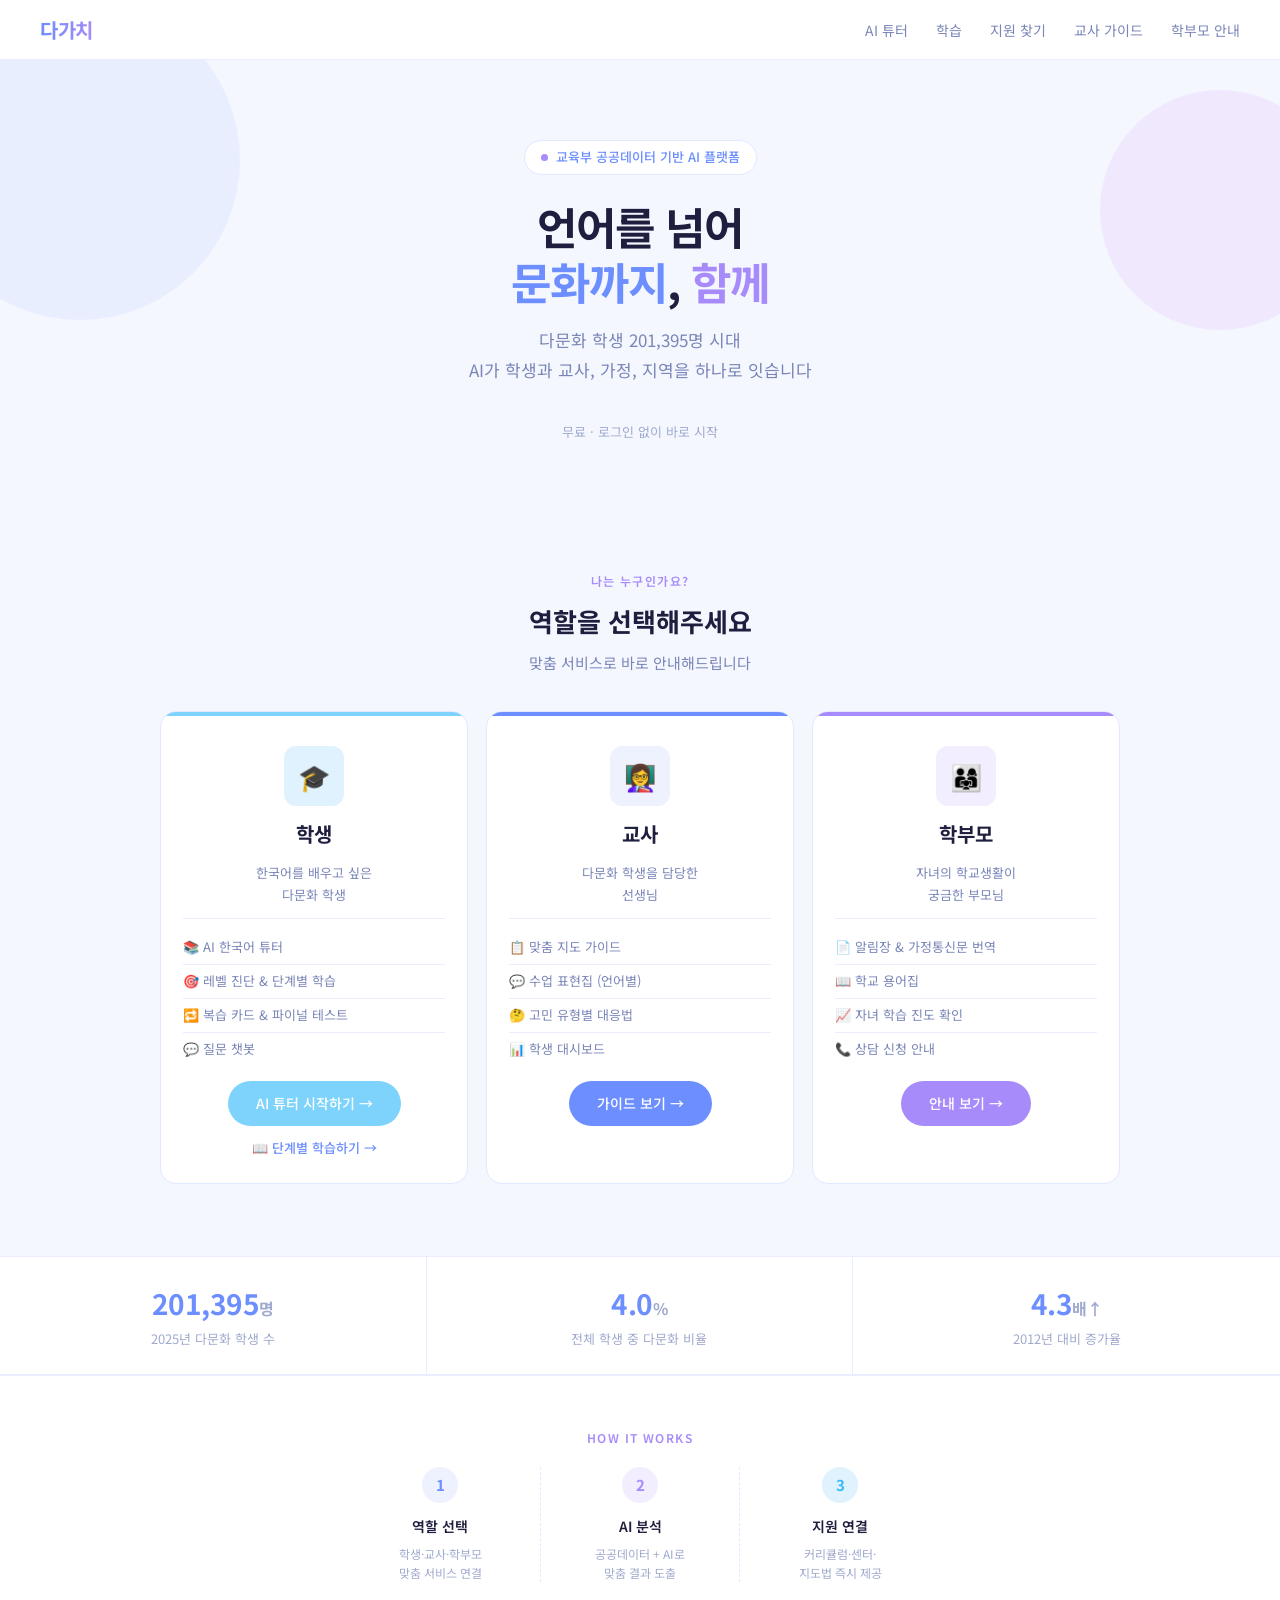
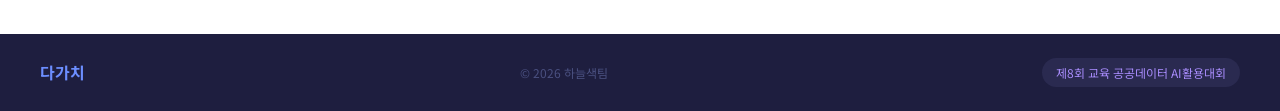
<file: index.html>
<!DOCTYPE html>
<html lang="ko" translate="yes">
<head>
  <meta charset="UTF-8" />
  <meta name="viewport" content="width=device-width, initial-scale=1.0" />
  <title>다가치 — 다문화 교육 AI 플랫폼</title>
  <link rel="preconnect" href="https://fonts.googleapis.com" />
  <link href="https://fonts.googleapis.com/css2?family=Noto+Sans+KR:wght@400;500;700&display=swap" rel="stylesheet" />
  <link rel="stylesheet" href="style.css" />
  <style>
    .role-section { padding: 56px 40px 72px; }
    .role-cards { display: grid; grid-template-columns: repeat(3,1fr); gap: 18px; max-width: 960px; margin: 0 auto; }
    .role-card {
      background: var(--white);
      border-radius: var(--radius-lg);
      padding: 28px 22px 24px;
      border: 1.5px solid var(--border);
      display: flex; flex-direction: column; align-items: center; gap: 12px;
      text-decoration: none; color: inherit;
      transition: transform 0.2s, box-shadow 0.2s;
      position: relative; overflow: hidden;
    }
    .role-card:hover { transform: translateY(-3px); box-shadow: 0 8px 24px rgba(108,142,255,0.12); }
    .role-card.student:hover { border-color: #7DD3FC; }
    .role-card.teacher:hover { border-color: var(--sky); }
    .role-card.parent:hover { border-color: var(--purple); }
    .role-top { position: absolute; top:0; left:0; right:0; height:4px; border-radius: var(--radius-lg) var(--radius-lg) 0 0; }
    .student .role-top { background: #7DD3FC; }
    .teacher .role-top { background: var(--sky); }
    .parent .role-top { background: var(--purple); }
    .role-icon { width:60px; height:60px; border-radius: var(--radius-md); display:flex; align-items:center; justify-content:center; font-size:26px; margin-top:6px; }
    .student .role-icon { background: #E0F2FE; }
    .teacher .role-icon { background: var(--sky-light); }
    .parent .role-icon { background: var(--purple-light); }
    .role-name { font-size:20px; font-weight:700; color: var(--text-dark); }
    .role-desc { font-size:13px; color: var(--text-mid); text-align:center; line-height:1.7; }
    .role-list { list-style:none; padding:0; margin:0; width:100%; border-top:1px solid var(--border-soft); padding-top:12px; }
    .role-list li { font-size:13px; color:var(--text-mid); padding:6px 0; border-bottom:1px solid var(--border-soft); display:flex; align-items:center; gap:8px; }
    .role-list li:last-child { border-bottom:none; }
    .role-btn { margin-top:4px; padding:11px 28px; border-radius:var(--radius-full); font-size:14px; font-weight:500; border:none; cursor:pointer; font-family:inherit; transition:opacity 0.2s; text-decoration:none; display:inline-block; color:#fff; }
    .role-btn:hover { opacity:0.88; }
    .student .role-btn { background: #7DD3FC; }
    .teacher .role-btn { background: var(--sky); }
    .parent .role-btn { background: var(--purple); }

    .map-band { background: var(--text-dark); padding:14px 40px; display:flex; align-items:center; justify-content:center; gap:20px; }
    .map-band-text { font-size:14px; color:rgba(255,255,255,0.8); }
    .map-band-text strong { color:#fff; }
    .map-band-btn { padding:8px 20px; background:var(--sky); color:#fff; border-radius:var(--radius-full); font-size:13px; font-weight:500; text-decoration:none; transition:opacity 0.2s; white-space:nowrap; }
    .map-band-btn:hover { opacity:0.88; }

    @media (max-width:768px) {
      .role-cards { grid-template-columns:1fr; }
      .role-section { padding: 40px 20px; }
      .map-band { flex-direction:column; gap:10px; padding:14px 20px; }
    }
  </style>
</head>
<body>

  <!-- NAV -->
  <nav class="nav">
    <a href="index.html" class="nav-logo">다가치</a>
    <ul class="nav-links">
      <li><a href="tutor.html">AI 튜터</a></li>
      <li><a href="learn.html">학습</a></li>
      <li><a href="map.html">지원 찾기</a></li>
      <li><a href="teacher.html">교사 가이드</a></li>
      <li><a href="parent.html">학부모 안내</a></li>
    </ul>
  </nav>



  <!-- HERO -->
  <section class="hero">
    <div class="hero-blob hero-blob--left"></div>
    <div class="hero-blob hero-blob--right"></div>
    <div class="hero-inner">
      <div class="hero-badge">
        <span class="hero-badge-dot"></span>
        교육부 공공데이터 기반 AI 플랫폼
      </div>
      <h1 class="hero-title">
        언어를 넘어<br>
        <span class="sky">문화까지</span>, <span class="purple">함께</span>
      </h1>
      <p class="hero-sub">
        다문화 학생 201,395명 시대<br>
        AI가 학생과 교사, 가정, 지역을 하나로 잇습니다
      </p>
      <p class="hero-hint">무료 · 로그인 없이 바로 시작</p>
    </div>
  </section>

  <!-- 역할 선택 -->
  <section class="role-section">
    <p class="section-eyebrow">나는 누구인가요?</p>
    <h2 class="section-title">역할을 선택해주세요</h2>
    <p class="section-sub">맞춤 서비스로 바로 안내해드립니다</p>

    <div class="role-cards">

      <div class="role-card student" style="cursor:default;">
        <div class="role-top"></div>
        <div class="role-icon">🎓</div>
        <div class="role-name">학생</div>
        <div class="role-desc">한국어를 배우고 싶은<br>다문화 학생</div>
        <ul class="role-list">
          <li>📚 AI 한국어 튜터</li>
          <li>🎯 레벨 진단 & 단계별 학습</li>
          <li>🔁 복습 카드 & 파이널 테스트</li>
          <li>💬 질문 챗봇</li>
        </ul>
        <a href="tutor.html" class="role-btn" style="text-align:center;">AI 튜터 시작하기 →</a>
        <a href="learn.html" style="font-size:13px;color:var(--sky);font-weight:500;text-decoration:none;">📖 단계별 학습하기 →</a>
      </div>

      <a href="teacher.html" class="role-card teacher">
        <div class="role-top"></div>
        <div class="role-icon">👩‍🏫</div>
        <div class="role-name">교사</div>
        <div class="role-desc">다문화 학생을 담당한<br>선생님</div>
        <ul class="role-list">
          <li>📋 맞춤 지도 가이드</li>
          <li>💬 수업 표현집 (언어별)</li>
          <li>🤔 고민 유형별 대응법</li>
          <li>📊 학생 대시보드</li>
        </ul>
        <span class="role-btn">가이드 보기 →</span>
      </a>

      <a href="parent.html" class="role-card parent">
        <div class="role-top"></div>
        <div class="role-icon">👨‍👩‍👧</div>
        <div class="role-name">학부모</div>
        <div class="role-desc">자녀의 학교생활이<br>궁금한 부모님</div>
        <ul class="role-list">
          <li>📄 알림장 & 가정통신문 번역</li>
          <li>📖 학교 용어집</li>
          <li>📈 자녀 학습 진도 확인</li>
          <li>📞 상담 신청 안내</li>
        </ul>
        <span class="role-btn">안내 보기 →</span>
      </a>

    </div>
  </section>

  <!-- STATS -->
  <div class="stats-bar">
    <div class="stat">
      <div class="stat-num">201,395<span class="stat-unit">명</span></div>
      <div class="stat-label">2025년 다문화 학생 수</div>
    </div>
    <div class="stat">
      <div class="stat-num">4.0<span class="stat-unit">%</span></div>
      <div class="stat-label">전체 학생 중 다문화 비율</div>
    </div>
    <div class="stat">
      <div class="stat-num">4.3<span class="stat-unit">배↑</span></div>
      <div class="stat-label">2012년 대비 증가율</div>
    </div>
  </div>

  <!-- HOW IT WORKS -->
  <section class="how">
    <p class="section-eyebrow" style="text-align:center; margin-bottom:20px;">How it works</p>
    <div class="how-steps">
      <div class="how-step">
        <div class="how-num">1</div>
        <div class="how-label">역할 선택</div>
        <div class="how-desc">학생·교사·학부모<br>맞춤 서비스 연결</div>
      </div>
      <div class="how-step how-step--mid">
        <div class="how-num how-num--purple">2</div>
        <div class="how-label">AI 분석</div>
        <div class="how-desc">공공데이터 + AI로<br>맞춤 결과 도출</div>
      </div>
      <div class="how-step">
        <div class="how-num how-num--sky">3</div>
        <div class="how-label">지원 연결</div>
        <div class="how-desc">커리큘럼·센터·<br>지도법 즉시 제공</div>
      </div>
    </div>
  </section>

  <!-- FOOTER -->
  <footer class="footer">
    <div class="footer-logo">다가치</div>
    <div class="footer-text">© 2026 하늘색팀</div>
    <div class="footer-badge">제8회 교육 공공데이터 AI활용대회</div>
  </footer>


</body>
</html>
</file>
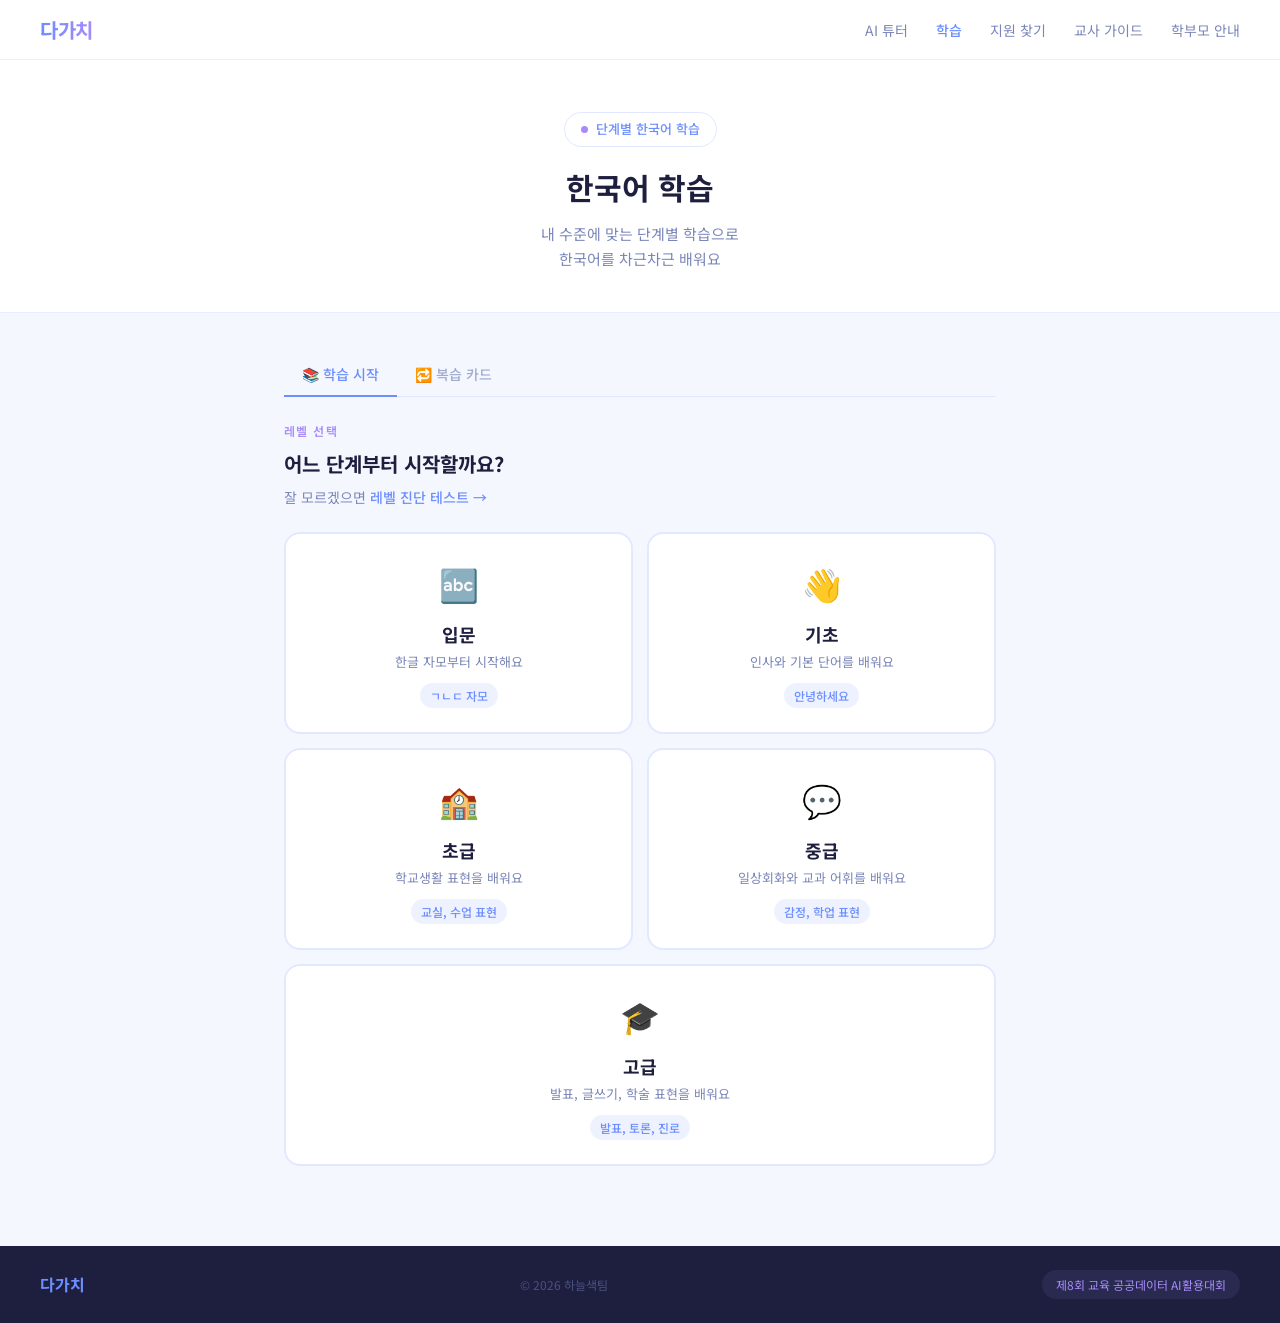
<file: learn.html>
<!DOCTYPE html>
<html lang="ko" translate="yes">
<head>
  <meta charset="UTF-8" />
  <meta name="viewport" content="width=device-width, initial-scale=1.0" />
  <title>한국어 학습 — 다가치</title>
  <link rel="preconnect" href="https://fonts.googleapis.com" />
  <link href="https://fonts.googleapis.com/css2?family=Noto+Sans+KR:wght@400;500;700&display=swap" rel="stylesheet" />
  <link rel="stylesheet" href="style.css" />
  <script src="learn-data.js"></script>
  <style>
    .learn-wrap { max-width: 760px; margin: 0 auto; padding: 40px 24px 80px; }

    /* 화면 전환 */
    .screen { display: none; }
    .screen.active { display: block; }

    /* 레벨 선택 */
    .level-cards { display: grid; grid-template-columns: repeat(2,1fr); gap: 14px; margin-top: 24px; }
    .level-card {
      background: var(--white); border: 2px solid var(--border);
      border-radius: var(--radius-lg); padding: 24px 20px;
      cursor: pointer; transition: all 0.2s; text-align: center;
    }
    .level-card:hover { border-color: var(--sky); transform: translateY(-2px); box-shadow: 0 6px 20px rgba(108,142,255,0.12); }
    .level-card.selected { border-color: var(--sky); background: var(--sky-light); }
    .level-emoji { font-size: 32px; margin-bottom: 10px; }
    .level-name { font-size: 18px; font-weight: 700; color: var(--text-dark); margin-bottom: 4px; }
    .level-desc { font-size: 13px; color: var(--text-mid); }
    .level-badge { display: inline-block; margin-top: 10px; font-size: 12px; padding: 3px 10px; border-radius: var(--radius-full); background: var(--sky-light); color: var(--sky); font-weight: 500; }

    /* 진단 테스트 */
    .diagnosis-progress { height: 6px; background: var(--border); border-radius: var(--radius-full); margin-bottom: 28px; overflow: hidden; }
    .diagnosis-progress-bar { height: 100%; background: var(--sky); border-radius: var(--radius-full); transition: width 0.4s; }
    .diagnosis-q { font-size: 18px; font-weight: 600; color: var(--text-dark); margin-bottom: 24px; line-height: 1.5; }
    .diagnosis-options { display: grid; grid-template-columns: 1fr 1fr; gap: 10px; }
    .diagnosis-option {
      background: var(--white); border: 2px solid var(--border);
      border-radius: var(--radius-md); padding: 14px 16px;
      cursor: pointer; font-size: 15px; font-family: inherit;
      color: var(--text-dark); transition: all 0.15s; text-align: left;
    }
    .diagnosis-option:hover { border-color: var(--sky); background: var(--sky-light); }
    .diagnosis-option.correct { border-color: #34D399; background: #ECFDF5; color: #065F46; }
    .diagnosis-option.wrong { border-color: #FB7185; background: #FFF1F2; color: #BE123C; }

    /* 학습 카드 */
    .unit-header { margin-bottom: 28px; }
    .unit-progress-wrap { display: flex; align-items: center; gap: 12px; margin-bottom: 16px; }
    .unit-progress { flex: 1; height: 8px; background: var(--border); border-radius: var(--radius-full); overflow: hidden; }
    .unit-progress-bar { height: 100%; background: var(--sky); border-radius: var(--radius-full); transition: width 0.3s; }
    .unit-progress-text { font-size: 13px; color: var(--text-muted); white-space: nowrap; }

    .learn-card {
      background: var(--white); border: 1px solid var(--border);
      border-radius: var(--radius-lg); padding: 40px 32px;
      text-align: center; margin-bottom: 20px;
      min-height: 260px; display: flex; flex-direction: column;
      align-items: center; justify-content: center; gap: 16px;
    }
    .card-kr { font-size: 48px; font-weight: 700; color: var(--text-dark); }
    .card-sound { font-size: 18px; color: var(--sky); font-weight: 500; }
    .card-meaning { font-size: 16px; color: var(--text-mid); }
    .card-example { font-size: 14px; color: var(--text-muted); background: var(--bg); padding: 10px 16px; border-radius: var(--radius-md); line-height: 1.7; }
    .card-nav { display: flex; gap: 12px; justify-content: center; }
    .btn-nav {
      padding: 12px 28px; border-radius: var(--radius-full);
      font-size: 15px; font-weight: 500; border: none; cursor: pointer;
      font-family: inherit; transition: all 0.15s;
    }
    .btn-prev { background: var(--white); color: var(--sky); border: 1.5px solid var(--sky-mid); }
    .btn-prev:hover { background: var(--sky-light); }
    .btn-next { background: var(--sky); color: #fff; }
    .btn-next:hover { opacity: 0.88; }

    /* 퀴즈 */
    .quiz-q { font-size: 18px; font-weight: 600; color: var(--text-dark); margin-bottom: 24px; text-align: center; background: var(--bg); padding: 20px; border-radius: var(--radius-md); }
    .quiz-options { display: grid; grid-template-columns: 1fr 1fr; gap: 10px; }
    .quiz-option {
      background: var(--white); border: 2px solid var(--border);
      border-radius: var(--radius-md); padding: 14px 16px;
      cursor: pointer; font-size: 15px; font-family: inherit;
      color: var(--text-dark); transition: all 0.15s;
    }
    .quiz-option:hover:not(:disabled) { border-color: var(--sky); background: var(--sky-light); }
    .quiz-option.correct { border-color: #34D399; background: #ECFDF5; color: #065F46; font-weight: 600; }
    .quiz-option.wrong { border-color: #FB7185; background: #FFF1F2; color: #BE123C; }
    .quiz-option:disabled { cursor: not-allowed; }
    .quiz-result-msg { text-align: center; font-size: 15px; font-weight: 500; padding: 14px; border-radius: var(--radius-md); margin-top: 14px; display: none; }

    /* 복습 카드 */
    .review-list { display: flex; flex-direction: column; gap: 10px; }
    .review-item {
      background: var(--white); border: 1px solid var(--border);
      border-radius: var(--radius-md); padding: 16px 20px;
      display: flex; align-items: center; gap: 16px;
    }
    .review-kr { font-size: 20px; font-weight: 700; color: var(--text-dark); min-width: 80px; }
    .review-info { flex: 1; }
    .review-meaning { font-size: 14px; color: var(--sky); font-weight: 500; }
    .review-example { font-size: 13px; color: var(--text-muted); margin-top: 2px; }

    /* 결과 */
    .result-wrap { text-align: center; padding: 40px 0; }
    .result-emoji { font-size: 64px; margin-bottom: 16px; }
    .result-title { font-size: 24px; font-weight: 700; color: var(--text-dark); margin-bottom: 8px; }
    .result-desc { font-size: 15px; color: var(--text-mid); margin-bottom: 28px; }
    .result-score { font-size: 48px; font-weight: 700; color: var(--sky); margin: 20px 0; }

    /* 공통 버튼 */
    .btn-primary-full { width: 100%; padding: 16px; background: var(--sky); color: #fff; border: none; border-radius: var(--radius-full); font-size: 16px; font-weight: 500; cursor: pointer; font-family: inherit; transition: opacity 0.2s; margin-top: 8px; }
    .btn-primary-full:hover { opacity: 0.88; }
    .btn-secondary-full { width: 100%; padding: 14px; background: var(--white); color: var(--sky); border: 1.5px solid var(--sky-mid); border-radius: var(--radius-full); font-size: 15px; font-weight: 500; cursor: pointer; font-family: inherit; transition: all 0.2s; margin-top: 8px; }
    .btn-secondary-full:hover { background: var(--sky-light); }

    /* 탭 */
    .learn-tabs { display: flex; gap: 0; border-bottom: 1px solid var(--border); margin-bottom: 24px; }
    .learn-tab { padding: 11px 18px; font-size: 14px; font-weight: 500; color: var(--text-muted); cursor: pointer; border-bottom: 2px solid transparent; margin-bottom: -1px; transition: all 0.15s; background: none; border-top: none; border-left: none; border-right: none; font-family: inherit; }
    .learn-tab.active { color: var(--sky); border-bottom-color: var(--sky); }

    /* 홈 대시보드 */
    .home-progress-card { background: var(--white); border: 1px solid var(--border); border-radius: var(--radius-lg); padding: 24px; margin-bottom: 20px; }
    .home-level-badge { display: inline-block; padding: 4px 14px; border-radius: var(--radius-full); background: var(--sky-light); color: var(--sky); font-size: 13px; font-weight: 600; margin-bottom: 12px; }
    .home-progress-bar-wrap { height: 10px; background: var(--border); border-radius: var(--radius-full); overflow: hidden; margin: 10px 0; }
    .home-progress-bar { height: 100%; background: var(--sky); border-radius: var(--radius-full); transition: width 0.5s; }

    @media (max-width: 600px) {
      .level-cards { grid-template-columns: 1fr; }
      .diagnosis-options { grid-template-columns: 1fr; }
      .quiz-options { grid-template-columns: 1fr; }
      .card-kr { font-size: 36px; }
    }
  </style>
</head>
<body>

  <nav class="nav">
    <a href="index.html" class="nav-logo">다가치</a>
    <ul class="nav-links">
      <li><a href="tutor.html">AI 튜터</a></li>
      <li><a href="learn.html" style="color:var(--sky);font-weight:500;">학습</a></li>
      <li><a href="map.html">지원 찾기</a></li>
      <li><a href="teacher.html">교사 가이드</a></li>
      <li><a href="parent.html">학부모 안내</a></li>
    </ul>
  </nav>

  <div class="page-hero">
    <div class="hero-badge" style="margin:0 auto 16px;">
      <span class="hero-badge-dot"></span>단계별 한국어 학습
    </div>
    <h1>한국어 학습</h1>
    <p>내 수준에 맞는 단계별 학습으로<br>한국어를 차근차근 배워요</p>
  </div>

  <div class="learn-wrap">

    <!-- 화면 1: 홈 / 레벨 선택 -->
    <div class="screen active" id="screen-home">
      <div class="learn-tabs">
        <button class="learn-tab active" data-screen="level-select">📚 학습 시작</button>
        <button class="learn-tab" data-screen="review">🔁 복습 카드</button>
      </div>

      <!-- 저장된 진도 있으면 표시 -->
      <div id="home-progress-section" style="display:none;">
        <div class="home-progress-card">
          <div class="home-level-badge" id="home-level-badge">초급</div>
          <div style="font-size:16px;font-weight:600;color:var(--text-dark);margin-bottom:4px;" id="home-unit-title">Day 1 — 교실 단어</div>
          <div style="font-size:13px;color:var(--text-mid);" id="home-progress-text">진도 0/5</div>
          <div class="home-progress-bar-wrap">
            <div class="home-progress-bar" id="home-progress-bar" style="width:0%"></div>
          </div>
          <button class="btn-primary-full" onclick="continueLearn()">이어서 학습하기 →</button>
          <button class="btn-secondary-full" onclick="showLevelSelect()">레벨 다시 선택</button>
        </div>
      </div>

      <!-- 레벨 선택 -->
      <div id="level-select-section">
        <p class="section-eyebrow" style="text-align:left;margin-bottom:8px;">레벨 선택</p>
        <h2 style="font-size:20px;font-weight:700;color:var(--text-dark);margin-bottom:6px;">어느 단계부터 시작할까요?</h2>
        <p style="font-size:14px;color:var(--text-mid);margin-bottom:4px;">잘 모르겠으면 <span style="color:var(--sky);cursor:pointer;font-weight:500;" onclick="startDiagnosis()">레벨 진단 테스트 →</span></p>

        <div class="level-cards">
          <div class="level-card" onclick="selectLevel('입문')">
            <div class="level-emoji">🔤</div>
            <div class="level-name">입문</div>
            <div class="level-desc">한글 자모부터 시작해요</div>
            <div class="level-badge">ㄱㄴㄷ 자모</div>
          </div>
          <div class="level-card" onclick="selectLevel('기초')">
            <div class="level-emoji">👋</div>
            <div class="level-name">기초</div>
            <div class="level-desc">인사와 기본 단어를 배워요</div>
            <div class="level-badge">안녕하세요</div>
          </div>
          <div class="level-card" onclick="selectLevel('초급')">
            <div class="level-emoji">🏫</div>
            <div class="level-name">초급</div>
            <div class="level-desc">학교생활 표현을 배워요</div>
            <div class="level-badge">교실, 수업 표현</div>
          </div>
          <div class="level-card" onclick="selectLevel('중급')">
            <div class="level-emoji">💬</div>
            <div class="level-name">중급</div>
            <div class="level-desc">일상회화와 교과 어휘를 배워요</div>
            <div class="level-badge">감정, 학업 표현</div>
          </div>
          <div class="level-card" onclick="selectLevel('고급')" style="grid-column:1/-1;">
            <div class="level-emoji">🎓</div>
            <div class="level-name">고급</div>
            <div class="level-desc">발표, 글쓰기, 학술 표현을 배워요</div>
            <div class="level-badge">발표, 토론, 진로</div>
          </div>
        </div>
      </div>

      <!-- 복습 카드 -->
      <div id="review-section" style="display:none;">
        <div id="review-list-wrap"></div>
      </div>
    </div>

    <!-- 화면 2: 레벨 진단 -->
    <div class="screen" id="screen-diagnosis">
      <h2 style="font-size:22px;font-weight:700;color:var(--text-dark);margin-bottom:6px;">레벨 진단 테스트</h2>
      <p style="font-size:14px;color:var(--text-mid);margin-bottom:20px;">10문제로 나의 한국어 수준을 알아봐요</p>
      <div class="diagnosis-progress">
        <div class="diagnosis-progress-bar" id="diagnosis-bar" style="width:0%"></div>
      </div>
      <div id="diagnosis-q-num" style="font-size:13px;color:var(--text-muted);margin-bottom:12px;">1 / 10</div>
      <div class="diagnosis-q" id="diagnosis-q"></div>
      <div class="diagnosis-options" id="diagnosis-options"></div>
      <div id="diagnosis-next-wrap" style="display:none;margin-top:16px;">
        <button class="btn-primary-full" onclick="nextDiagnosis()">다음 →</button>
      </div>
    </div>

    <!-- 화면 3: 학습 (단어 카드) -->
    <div class="screen" id="screen-learn">
      <div class="unit-header">
        <div style="display:flex;align-items:center;justify-content:space-between;margin-bottom:12px;">
          <div>
            <span id="learn-level-badge" style="font-size:12px;font-weight:600;color:var(--sky);background:var(--sky-light);padding:3px 12px;border-radius:var(--radius-full);">초급</span>
            <span id="learn-day-badge" style="font-size:12px;color:var(--text-muted);margin-left:8px;">Day 1</span>
          </div>
          <span id="learn-unit-title" style="font-size:14px;font-weight:500;color:var(--text-dark);"></span>
        </div>
        <div class="unit-progress-wrap">
          <div class="unit-progress">
            <div class="unit-progress-bar" id="learn-progress-bar" style="width:0%"></div>
          </div>
          <div class="unit-progress-text" id="learn-progress-text">0/5</div>
        </div>
      </div>

      <div class="learn-card" id="learn-card">
        <div class="card-kr" id="card-kr"></div>
        <div class="card-sound" id="card-sound"></div>
        <div class="card-meaning" id="card-meaning"></div>
        <div class="card-example" id="card-example"></div>
      </div>

      <div id="learn-quiz-section" style="display:none;">
        <div class="quiz-q" id="quiz-q"></div>
        <div class="quiz-options" id="quiz-options"></div>
        <div class="quiz-result-msg" id="quiz-result-msg"></div>
        <div id="quiz-next-wrap" style="display:none;margin-top:14px;">
          <button class="btn-primary-full" onclick="nextQuiz()">다음 →</button>
        </div>
      </div>

      <div class="card-nav" id="card-nav">
        <button class="btn-nav btn-prev" onclick="prevCard()">← 이전</button>
        <button class="btn-nav btn-next" onclick="nextCard()">다음 →</button>
      </div>
    </div>

    <!-- 화면 4: 복습 & 테스트 결과 -->
    <div class="screen" id="screen-result">
      <div class="result-wrap">
        <div class="result-emoji" id="result-emoji">🎉</div>
        <div class="result-title" id="result-title">오늘 학습 완료!</div>
        <div class="result-score" id="result-score"></div>
        <div class="result-desc" id="result-desc"></div>
        <button class="btn-primary-full" onclick="goHome()" style="max-width:320px;margin:0 auto;">홈으로 →</button>
        <button class="btn-secondary-full" onclick="nextDay()" style="max-width:320px;margin:8px auto 0;" id="btn-next-day">다음 날 학습하기 →</button>
      </div>
    </div>

  </div>

  <footer class="footer">
    <div class="footer-logo">다가치</div>
    <div class="footer-text">© 2026 하늘색팀</div>
    <div class="footer-badge">제8회 교육 공공데이터 AI활용대회</div>
  </footer>

  <script>
    // ── 상태 ──
    let currentLevel = '';
    let currentDay = 1;
    let currentItemIdx = 0;
    let isQuizMode = false;
    let quizAnswered = false;
    let quizScore = 0;
    let diagnosisIdx = 0;
    let diagnosisScores = { 입문: 0, 기초: 0, 초급: 0, 중급: 0, 고급: 0 };

    // ── localStorage ──
    function saveProgress() {
      localStorage.setItem('dagachi_level', currentLevel);
      localStorage.setItem('dagachi_day', currentDay);
      localStorage.setItem('dagachi_idx', currentItemIdx);
    }
    function loadProgress() {
      return {
        level: localStorage.getItem('dagachi_level'),
        day: parseInt(localStorage.getItem('dagachi_day')) || 1,
        idx: parseInt(localStorage.getItem('dagachi_idx')) || 0
      };
    }
    function saveReview(item) {
      let reviews = JSON.parse(localStorage.getItem('dagachi_reviews') || '[]');
      if (!reviews.find(r => r.kr === item.kr)) {
        reviews.unshift({ ...item, savedAt: Date.now() });
        if (reviews.length > 50) reviews = reviews.slice(0, 50);
        localStorage.setItem('dagachi_reviews', JSON.stringify(reviews));
      }
    }

    // ── 화면 전환 ──
    function showScreen(id) {
      document.querySelectorAll('.screen').forEach(s => s.classList.remove('active'));
      document.getElementById(id).classList.add('active');
    }

    // ── 홈 초기화 ──
    function initHome() {
      showScreen('screen-home');
      const prog = loadProgress();
      if (prog.level && CURRICULUM[prog.level]) {
        document.getElementById('home-progress-section').style.display = 'block';
        document.getElementById('level-select-section').style.display = 'none';
        document.getElementById('home-level-badge').textContent = prog.level;
        const unit = CURRICULUM[prog.level].units[prog.day - 1];
        document.getElementById('home-unit-title').textContent = `Day ${prog.day} — ${unit?.title || ''}`;
        const total = CURRICULUM[prog.level].units[prog.day - 1]?.items?.length || 5;
        document.getElementById('home-progress-text').textContent = `진도 ${prog.idx}/${total}`;
        document.getElementById('home-progress-bar').style.width = `${(prog.idx / total) * 100}%`;
      }

      // 탭
      document.querySelectorAll('.learn-tab').forEach(tab => {
        tab.addEventListener('click', () => {
          document.querySelectorAll('.learn-tab').forEach(t => t.classList.remove('active'));
          tab.classList.add('active');
          if (tab.dataset.screen === 'review') {
            document.getElementById('level-select-section').style.display = 'none';
            document.getElementById('home-progress-section').style.display = 'none';
            document.getElementById('review-section').style.display = 'block';
            renderReview();
          } else {
            document.getElementById('review-section').style.display = 'none';
            const prog = loadProgress();
            if (prog.level) {
              document.getElementById('home-progress-section').style.display = 'block';
              document.getElementById('level-select-section').style.display = 'none';
            } else {
              document.getElementById('level-select-section').style.display = 'block';
            }
          }
        });
      });
    }

    function showLevelSelect() {
      document.getElementById('home-progress-section').style.display = 'none';
      document.getElementById('level-select-section').style.display = 'block';
    }

    function continueLearn() {
      const prog = loadProgress();
      currentLevel = prog.level;
      currentDay = prog.day;
      currentItemIdx = prog.idx;
      startLearn();
    }

    // ── 레벨 선택 ──
    function selectLevel(level) {
      currentLevel = level;
      currentDay = 1;
      currentItemIdx = 0;
      saveProgress();
      startLearn();
    }

    // ── 진단 테스트 ──
    function startDiagnosis() {
      diagnosisIdx = 0;
      diagnosisScores = { 입문: 0, 기초: 0, 초급: 0, 중급: 0, 고급: 0 };
      showScreen('screen-diagnosis');
      renderDiagnosis();
    }

    function renderDiagnosis() {
      const q = DIAGNOSIS[diagnosisIdx];
      document.getElementById('diagnosis-bar').style.width = `${(diagnosisIdx / DIAGNOSIS.length) * 100}%`;
      document.getElementById('diagnosis-q-num').textContent = `${diagnosisIdx + 1} / ${DIAGNOSIS.length}`;
      document.getElementById('diagnosis-q').textContent = q.q;
      document.getElementById('diagnosis-next-wrap').style.display = 'none';
      const opts = document.getElementById('diagnosis-options');
      opts.innerHTML = q.options.map((o, i) => `
        <button class="diagnosis-option" onclick="answerDiagnosis(${i})">${o}</button>
      `).join('');
    }

    function answerDiagnosis(idx) {
      const q = DIAGNOSIS[diagnosisIdx];
      const btns = document.querySelectorAll('.diagnosis-option');
      btns.forEach(b => b.disabled = true);
      btns[q.answer].classList.add('correct');
      if (idx !== q.answer) btns[idx].classList.add('wrong');
      else diagnosisScores[q.level]++;
      document.getElementById('diagnosis-next-wrap').style.display = 'block';
    }

    function nextDiagnosis() {
      diagnosisIdx++;
      if (diagnosisIdx >= DIAGNOSIS.length) {
        finishDiagnosis();
      } else {
        renderDiagnosis();
      }
    }

    function finishDiagnosis() {
      // 맞힌 문제 수로 레벨 결정
      const total = Object.values(diagnosisScores).reduce((a, b) => a + b, 0);
      let recommended = '입문';
      if (total >= 8) recommended = '고급';
      else if (total >= 6) recommended = '중급';
      else if (total >= 4) recommended = '초급';
      else if (total >= 2) recommended = '기초';

      currentLevel = recommended;
      currentDay = 1;
      currentItemIdx = 0;
      saveProgress();

      showScreen('screen-result');
      document.getElementById('result-emoji').textContent = '🎯';
      document.getElementById('result-title').textContent = '진단 완료!';
      document.getElementById('result-score').textContent = `${total}/10`;
      document.getElementById('result-desc').textContent = `추천 레벨: ${recommended} — 지금 바로 시작해요!`;
      document.getElementById('btn-next-day').style.display = 'none';
      document.querySelector('#screen-result .btn-primary-full').textContent = `${recommended} 학습 시작 →`;
      document.querySelector('#screen-result .btn-primary-full').onclick = () => startLearn();
    }

    // ── 학습 ──
    function startLearn() {
      isQuizMode = false;
      quizAnswered = false;
      showScreen('screen-learn');
      renderLearnCard();
    }

    function renderLearnCard() {
      const unit = CURRICULUM[currentLevel]?.units[currentDay - 1];
      if (!unit) return;

      document.getElementById('learn-level-badge').textContent = currentLevel;
      document.getElementById('learn-day-badge').textContent = `Day ${currentDay}`;
      document.getElementById('learn-unit-title').textContent = unit.title;

      if (unit.type === 'review' || currentItemIdx >= unit.items.length) {
        startDayQuiz();
        return;
      }

      const total = unit.items.length;
      document.getElementById('learn-progress-bar').style.width = `${(currentItemIdx / total) * 100}%`;
      document.getElementById('learn-progress-text').textContent = `${currentItemIdx + 1}/${total}`;

      const item = unit.items[currentItemIdx];
      document.getElementById('card-kr').textContent = item.kr;
      document.getElementById('card-sound').textContent = `[${item.sound}]`;
      document.getElementById('card-meaning').textContent = item.meaning;
      document.getElementById('card-example').textContent = `예) ${item.example}`;

      document.getElementById('learn-card').style.display = 'flex';
      document.getElementById('learn-quiz-section').style.display = 'none';
      document.getElementById('card-nav').style.display = 'flex';

      saveReview(item);
      saveProgress();
    }

    function nextCard() {
      const unit = CURRICULUM[currentLevel]?.units[currentDay - 1];
      if (currentItemIdx < unit.items.length - 1) {
        currentItemIdx++;
        renderLearnCard();
      } else {
        startDayQuiz();
      }
    }

    function prevCard() {
      if (currentItemIdx > 0) {
        currentItemIdx--;
        renderLearnCard();
      }
    }

    // ── 퀴즈 ──
    function startDayQuiz() {
      const unit = CURRICULUM[currentLevel]?.units[currentDay - 1];
      if (!unit || unit.type === 'review') {
        finishDay(5, 5);
        return;
      }
      isQuizMode = true;
      quizScore = 0;
      currentItemIdx = 0;
      document.getElementById('learn-card').style.display = 'none';
      document.getElementById('learn-quiz-section').style.display = 'block';
      document.getElementById('card-nav').style.display = 'none';
      renderQuiz();
    }

    function renderQuiz() {
      const unit = CURRICULUM[currentLevel]?.units[currentDay - 1];
      const items = unit.items;
      if (currentItemIdx >= items.length) {
        finishDay(quizScore, items.length);
        return;
      }

      quizAnswered = false;
      const item = items[currentItemIdx];
      const total = items.length;
      document.getElementById('learn-progress-bar').style.width = `${(currentItemIdx / total) * 100}%`;
      document.getElementById('learn-progress-text').textContent = `${currentItemIdx + 1}/${total}`;

      document.getElementById('quiz-q').textContent = `"${item.kr}"의 뜻은?`;
      document.getElementById('quiz-result-msg').style.display = 'none';
      document.getElementById('quiz-next-wrap').style.display = 'none';

      // 오답 선택지 생성
      const allItems = unit.items;
      const wrong = allItems.filter(i => i.kr !== item.kr).sort(() => Math.random() - 0.5).slice(0, 3);
      const opts = [...wrong.map(w => w.meaning), item.meaning].sort(() => Math.random() - 0.5);

      document.getElementById('quiz-options').innerHTML = opts.map(opt => `
        <button class="quiz-option" onclick="answerQuiz('${opt.replace(/'/g, "\\'")}', '${item.meaning.replace(/'/g, "\\'")}', this)">${opt}</button>
      `).join('');
    }

    function answerQuiz(selected, correct, btn) {
      if (quizAnswered) return;
      quizAnswered = true;
      document.querySelectorAll('.quiz-option').forEach(b => b.disabled = true);
      const msg = document.getElementById('quiz-result-msg');
      if (selected === correct) {
        btn.classList.add('correct');
        quizScore++;
        msg.style.display = 'block';
        msg.style.background = '#ECFDF5';
        msg.style.color = '#065F46';
        msg.textContent = '✓ 정답이에요!';
      } else {
        btn.classList.add('wrong');
        document.querySelectorAll('.quiz-option').forEach(b => {
          if (b.textContent === correct) b.classList.add('correct');
        });
        msg.style.display = 'block';
        msg.style.background = '#FFF1F2';
        msg.style.color = '#BE123C';
        msg.textContent = `✗ 정답: ${correct}`;
      }
      document.getElementById('quiz-next-wrap').style.display = 'block';
    }

    function nextQuiz() {
      currentItemIdx++;
      renderQuiz();
    }

    // ── 날 완료 ──
    function finishDay(score, total) {
      showScreen('screen-result');
      const pct = total > 0 ? Math.round((score / total) * 100) : 100;
      document.getElementById('result-emoji').textContent = pct >= 80 ? '🎉' : pct >= 60 ? '👍' : '💪';
      document.getElementById('result-title').textContent = `Day ${currentDay} 완료!`;
      document.getElementById('result-score').textContent = `${score}/${total}`;
      document.getElementById('result-desc').textContent = pct >= 80 ? '훌륭해요! 다음 날로 넘어가요.' : '조금 더 연습하면 완벽해져요!';
      document.getElementById('btn-next-day').style.display = 'block';
      document.querySelector('#screen-result .btn-primary-full').textContent = '홈으로 →';
      document.querySelector('#screen-result .btn-primary-full').onclick = goHome;

      // 다음 날로 진도 업데이트
      const maxDays = CURRICULUM[currentLevel].days;
      if (currentDay < maxDays) {
        currentDay++;
      }
      currentItemIdx = 0;
      saveProgress();
    }

    function nextDay() {
      startLearn();
    }

    function goHome() {
      initHome();
    }

    // ── 복습 카드 ──
    function renderReview() {
      const reviews = JSON.parse(localStorage.getItem('dagachi_reviews') || '[]');
      const wrap = document.getElementById('review-list-wrap');
      if (reviews.length === 0) {
        wrap.innerHTML = '<p style="color:var(--text-muted);font-size:14px;text-align:center;padding:32px 0;">아직 저장된 복습 카드가 없어요.<br>학습을 시작하면 자동으로 추가돼요!</p>';
        return;
      }
      wrap.innerHTML = `
        <p style="font-size:14px;color:var(--text-mid);margin-bottom:16px;">총 ${reviews.length}개의 카드가 저장됐어요</p>
        <div class="review-list">
          ${reviews.map(r => `
            <div class="review-item">
              <div class="review-kr">${r.kr}</div>
              <div class="review-info">
                <div class="review-meaning">${r.meaning}</div>
                <div class="review-example">${r.example || ''}</div>
              </div>
            </div>
          `).join('')}
        </div>
      `;
    }

    // ── 초기화 ──
    initHome();
  </script>

</body>
</html>
</file>
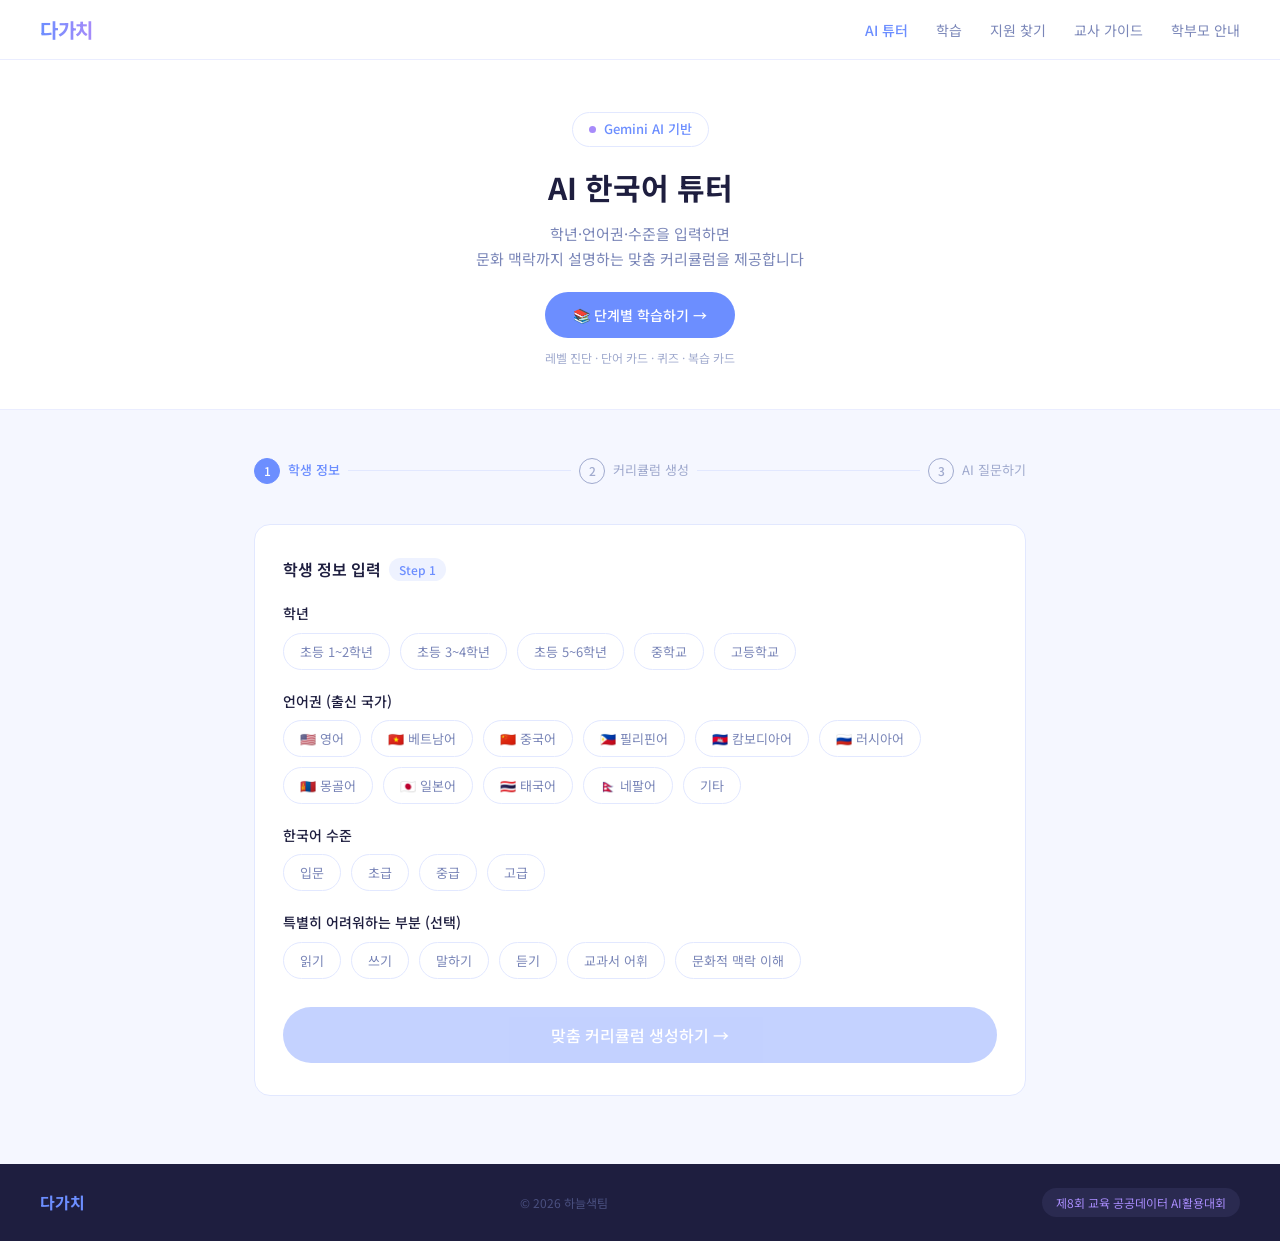
<file: tutor.html>
<!DOCTYPE html>
<html lang="ko">
<head>
  <meta charset="UTF-8" />
  <meta name="viewport" content="width=device-width, initial-scale=1.0" />
  <title>AI 한국어 튜터 — 다가치</title>
  <link rel="preconnect" href="https://fonts.googleapis.com" />
  <link href="https://fonts.googleapis.com/css2?family=Noto+Sans+KR:wght@400;500;700&display=swap" rel="stylesheet" />
  <link rel="stylesheet" href="style.css" />
  <style>
    .tutor-wrap { max-width: 820px; margin: 0 auto; padding: 48px 24px; }
    .step-bar { display: flex; align-items: center; gap: 0; margin-bottom: 40px; }
    .step { display: flex; align-items: center; gap: 8px; font-size: 13px; color: var(--text-muted); }
    .step.active { color: var(--sky); font-weight: 500; }
    .step.done { color: var(--purple); }
    .step-num { width: 26px; height: 26px; border-radius: 50%; border: 1.5px solid currentColor; display: flex; align-items: center; justify-content: center; font-size: 12px; font-weight: 500; flex-shrink: 0; }
    .step.done .step-num { background: var(--purple); border-color: var(--purple); color: #fff; }
    .step.active .step-num { background: var(--sky); border-color: var(--sky); color: #fff; }
    .step-line { flex: 1; height: 1px; background: var(--border); margin: 0 8px; }
    .form-card { background: var(--white); border: 1px solid var(--border); border-radius: var(--radius-lg); padding: 32px 28px; margin-bottom: 20px; }
    .form-card-title { font-size: 16px; font-weight: 600; color: var(--text-dark); margin-bottom: 20px; display: flex; align-items: center; gap: 8px; }
    .form-card-title span { background: var(--sky-light); color: var(--sky); font-size: 12px; font-weight: 500; padding: 2px 10px; border-radius: var(--radius-full); }
    .chip-group { display: flex; flex-wrap: wrap; gap: 10px; }
    .chip { padding: 8px 16px; border-radius: var(--radius-full); border: 1.5px solid var(--border); font-size: 13px; color: var(--text-mid); cursor: pointer; transition: all 0.15s; background: var(--white); font-family: inherit; }
    .chip:hover { border-color: var(--sky); color: var(--sky); }
    .chip.selected { background: var(--sky-light); border-color: var(--sky); color: var(--sky); font-weight: 500; }
    .submit-btn { width: 100%; padding: 16px; background: var(--sky); color: #fff; border: none; border-radius: var(--radius-full); font-size: 16px; font-weight: 500; cursor: pointer; font-family: inherit; transition: opacity 0.2s; margin-top: 8px; }
    .submit-btn:hover { opacity: 0.88; }
    .submit-btn:disabled { opacity: 0.4; cursor: not-allowed; }
    .result-card { background: var(--white); border: 1px solid var(--border); border-radius: var(--radius-lg); padding: 32px 28px; margin-top: 24px; display: none; }
    .result-card.visible { display: block; }
    .result-header { display: flex; align-items: center; justify-content: space-between; margin-bottom: 20px; padding-bottom: 16px; border-bottom: 1px solid var(--border-soft); flex-wrap: wrap; gap: 10px; }
    .result-header h3 { font-size: 17px; font-weight: 600; color: var(--text-dark); }
    .result-tags { display: flex; gap: 8px; flex-wrap: wrap; }
    .result-tag { font-size: 12px; padding: 3px 10px; border-radius: var(--radius-full); }
    .curriculum-content { font-size: 14px; color: var(--text-mid); line-height: 2; white-space: pre-wrap; }
    .curriculum-content strong { color: var(--text-dark); font-weight: 600; }
    .chat-section { margin-top: 28px; border-top: 1px solid var(--border-soft); padding-top: 24px; }
    .chat-title { font-size: 14px; font-weight: 600; color: var(--text-dark); margin-bottom: 14px; }
    .chat-messages { display: flex; flex-direction: column; gap: 12px; margin-bottom: 16px; max-height: 320px; overflow-y: auto; }
    .msg { max-width: 80%; padding: 12px 16px; border-radius: 14px; font-size: 14px; line-height: 1.7; }
    .msg.user { align-self: flex-end; background: var(--sky); color: #fff; border-radius: 14px 14px 4px 14px; }
    .msg.ai { align-self: flex-start; background: var(--bg); color: var(--text-mid); border-radius: 14px 14px 14px 4px; border: 1px solid var(--border); }
    .msg.ai strong { color: var(--text-dark); }
    .chat-input-row { display: flex; gap: 10px; }
    .chat-input { flex: 1; padding: 12px 16px; border: 1.5px solid var(--border); border-radius: var(--radius-full); font-size: 14px; font-family: inherit; color: var(--text-dark); background: var(--white); transition: border-color 0.2s; }
    .chat-input:focus { outline: none; border-color: var(--sky); }
    .chat-send { padding: 12px 22px; background: var(--sky); color: #fff; border: none; border-radius: var(--radius-full); font-size: 14px; font-weight: 500; cursor: pointer; font-family: inherit; transition: opacity 0.2s; white-space: nowrap; }
    .chat-send:hover { opacity: 0.88; }
    .chat-send:disabled { opacity: 0.4; cursor: not-allowed; }
    .typing { display: flex; gap: 5px; align-items: center; padding: 12px 16px; }
    .typing-dot { width: 7px; height: 7px; border-radius: 50%; background: var(--sky-mid); animation: bounce 1.2s infinite; }
    .typing-dot:nth-child(2) { animation-delay: 0.2s; }
    .typing-dot:nth-child(3) { animation-delay: 0.4s; }
    @keyframes bounce { 0%,60%,100%{transform:translateY(0)} 30%{transform:translateY(-6px)} }
  </style>
</head>
<body>

  <nav class="nav">
    <a href="index.html" class="nav-logo">다가치</a>
    <ul class="nav-links">
      <li><a href="tutor.html" style="color:var(--sky);font-weight:500;">AI 튜터</a></li>
      <li><a href="learn.html">학습</a></li>
      <li><a href="map.html">지원 찾기</a></li>
      <li><a href="teacher.html">교사 가이드</a></li>
      <li><a href="parent.html">학부모 안내</a></li>
    </ul>
  </nav>

  <div class="page-hero">
    <div class="hero-badge" style="margin: 0 auto 16px;">
      <span class="hero-badge-dot"></span>Gemini AI 기반
    </div>
    <h1>AI 한국어 튜터</h1>
    <p>학년·언어권·수준을 입력하면<br>문화 맥락까지 설명하는 맞춤 커리큘럼을 제공합니다</p>
    <div style="margin-top:20px;">
      <a href="learn.html" style="display:inline-flex;align-items:center;gap:8px;background:var(--sky);color:#fff;padding:12px 28px;border-radius:var(--radius-full);font-size:14px;font-weight:500;text-decoration:none;transition:opacity 0.2s;" onmouseover="this.style.opacity=0.88" onmouseout="this.style.opacity=1">
        📚 단계별 학습하기 →
      </a>
      <p style="font-size:12px;color:var(--text-muted);margin-top:10px;">레벨 진단 · 단어 카드 · 퀴즈 · 복습 카드</p>
    </div>
  </div>

  <div class="tutor-wrap">
    <div class="step-bar">
      <div class="step active" id="step1-indicator">
        <div class="step-num">1</div>
        <span>학생 정보</span>
      </div>
      <div class="step-line"></div>
      <div class="step" id="step2-indicator">
        <div class="step-num">2</div>
        <span>커리큘럼 생성</span>
      </div>
      <div class="step-line"></div>
      <div class="step" id="step3-indicator">
        <div class="step-num">3</div>
        <span>AI 질문하기</span>
      </div>
    </div>

    <div class="form-card" id="step1-card">
      <div class="form-card-title">학생 정보 입력 <span>Step 1</span></div>

      <div class="form-group">
        <label class="form-label">학년</label>
        <div class="chip-group" id="grade-group">
          <button class="chip" data-val="초등 1~2학년">초등 1~2학년</button>
          <button class="chip" data-val="초등 3~4학년">초등 3~4학년</button>
          <button class="chip" data-val="초등 5~6학년">초등 5~6학년</button>
          <button class="chip" data-val="중학교">중학교</button>
          <button class="chip" data-val="고등학교">고등학교</button>
        </div>
      </div>

      <div class="form-group">
        <label class="form-label">언어권 (출신 국가)</label>
        <div class="chip-group" id="lang-group">
          <button class="chip" data-val="영어">🇺🇸 영어</button>
          <button class="chip" data-val="베트남어">🇻🇳 베트남어</button>
          <button class="chip" data-val="중국어">🇨🇳 중국어</button>
          <button class="chip" data-val="필리핀어">🇵🇭 필리핀어</button>
          <button class="chip" data-val="캄보디아어">🇰🇭 캄보디아어</button>
          <button class="chip" data-val="러시아어">🇷🇺 러시아어</button>
          <button class="chip" data-val="몽골어">🇲🇳 몽골어</button>
          <button class="chip" data-val="일본어">🇯🇵 일본어</button>
          <button class="chip" data-val="태국어">🇹🇭 태국어</button>
          <button class="chip" data-val="네팔어">🇳🇵 네팔어</button>
          <button class="chip" data-val="기타">기타</button>
        </div>
      </div>

      <div class="form-group">
        <label class="form-label">한국어 수준</label>
        <div class="chip-group" id="level-group">
          <button class="chip" data-val="입문 (한국어를 거의 못함)">입문</button>
          <button class="chip" data-val="초급 (일상 회화 가능)">초급</button>
          <button class="chip" data-val="중급 (기본 수업 이해 가능)">중급</button>
          <button class="chip" data-val="고급 (학술 표현 부족)">고급</button>
        </div>
      </div>

      <div class="form-group">
        <label class="form-label">특별히 어려워하는 부분 (선택)</label>
        <div class="chip-group" id="difficulty-group">
          <button class="chip" data-val="읽기">읽기</button>
          <button class="chip" data-val="쓰기">쓰기</button>
          <button class="chip" data-val="말하기">말하기</button>
          <button class="chip" data-val="듣기">듣기</button>
          <button class="chip" data-val="교과서 어휘">교과서 어휘</button>
          <button class="chip" data-val="문화적 맥락 이해">문화적 맥락 이해</button>
        </div>
      </div>

      <button class="submit-btn" id="generate-btn" disabled>맞춤 커리큘럼 생성하기 →</button>
    </div>

    <div class="result-card" id="result-card">
      <div class="result-header">
        <h3>맞춤 한국어 학습 커리큘럼</h3>
        <div class="result-tags" id="result-tags"></div>
      </div>
      <div class="curriculum-content" id="curriculum-content">
        <div class="typing">
          <div class="typing-dot"></div>
          <div class="typing-dot"></div>
          <div class="typing-dot"></div>
        </div>
      </div>
      <div class="chat-section" id="chat-section" style="display:none;">
        <div class="chat-title">💬 AI 튜터에게 질문하기</div>
        <div class="chat-messages" id="chat-messages"></div>
        <div class="chat-input-row">
          <input type="text" class="chat-input" id="chat-input" placeholder="모국어로 질문해도 됩니다! / You can ask in your native language!" />
          <button class="chat-send" id="chat-send">전송</button>
        </div>
      </div>
    </div>
  </div>

  <footer class="footer">
    <div class="footer-logo">다가치</div>
    <div class="footer-text">© 2026 하늘색팀</div>
    <div class="footer-badge">제8회 교육 공공데이터 AI활용대회</div>
  </footer>

  <script>
        const GEMINI_URL = '/api/gemini';

    const langMap = {
      '영어': 'English', '베트남어': 'Vietnamese', '중국어': 'Chinese', '필리핀어': 'Filipino',
      '캄보디아어': 'Khmer', '러시아어': 'Russian', '몽골어': 'Mongolian',
      '일본어': 'Japanese', '태국어': 'Thai', '네팔어': 'Nepali', '기타': 'English'
    };

    const state = { grade: '', lang: '', level: '', difficulty: [] };
    let chatHistory = [];
    let systemContext = '';

    function setupSingleChip(groupId, key) {
      document.getElementById(groupId).querySelectorAll('.chip').forEach(btn => {
        btn.addEventListener('click', () => {
          document.getElementById(groupId).querySelectorAll('.chip').forEach(b => b.classList.remove('selected'));
          btn.classList.add('selected');
          state[key] = btn.dataset.val;
          checkReady();
        });
      });
    }

    document.getElementById('difficulty-group').querySelectorAll('.chip').forEach(btn => {
      btn.addEventListener('click', () => {
        btn.classList.toggle('selected');
        const val = btn.dataset.val;
        if (state.difficulty.includes(val)) {
          state.difficulty = state.difficulty.filter(v => v !== val);
        } else {
          state.difficulty.push(val);
        }
      });
    });

    setupSingleChip('grade-group', 'grade');
    setupSingleChip('lang-group', 'lang');
    setupSingleChip('level-group', 'level');

    function checkReady() {
      document.getElementById('generate-btn').disabled = !(state.grade && state.lang && state.level);
    }

    document.getElementById('generate-btn').addEventListener('click', async () => {
      const btn = document.getElementById('generate-btn');
      btn.disabled = true;
      btn.textContent = '생성 중...';

      document.getElementById('step1-indicator').classList.remove('active');
      document.getElementById('step1-indicator').classList.add('done');
      document.getElementById('step2-indicator').classList.add('active');

      const resultCard = document.getElementById('result-card');
      resultCard.classList.add('visible');
      resultCard.scrollIntoView({ behavior: 'smooth', block: 'start' });

      const targetLang = langMap[state.lang] || 'English';
      const diffText = state.difficulty.length > 0 ? `Difficulty areas: ${state.difficulty.join(', ')}` : '';

      document.getElementById('result-tags').innerHTML = `
        <span class="result-tag" style="background:var(--sky-light);color:var(--sky);">${state.grade}</span>
        <span class="result-tag" style="background:var(--purple-light);color:var(--purple);">${state.lang}</span>
        <span class="result-tag" style="background:#E0F2FE;color:#0284C7;">${state.level.split(' ')[0]}</span>
      `;

      const levelLang = {
        '입문 (한국어를 거의 못함)': `Respond entirely in ${targetLang}. Do not use Korean at all.`,
        '초급 (일상 회화 가능)': `Respond primarily in ${targetLang}. You may add key Korean words in parentheses like 사과(apple).`,
        '중급 (기본 수업 이해 가능)': `Respond in both Korean and ${targetLang}. Write Korean first, then ${targetLang} translation below.`,
        '고급 (학술 표현 부족)': `Respond primarily in Korean. Use ${targetLang} only for difficult academic vocabulary.`
      };
      const langInstruction = levelLang[state.level] || `Respond in ${targetLang}.`;

      systemContext = `You are a Korean language tutor for a ${state.lang}-speaking student in ${state.grade} with ${state.level} Korean.
${langInstruction}
Be warm, patient, and consider the cultural background of ${state.lang} speakers.`;

      const prompt = `You are a Korean language education expert for multicultural students in Korea.

Create a personalized Korean learning curriculum for this student.
Language instruction: ${langInstruction}

Student profile:
- Grade level: ${state.grade}
- Native language: ${state.lang}
- Korean proficiency: ${state.level}
${diffText}

Structure your response exactly like this:

📌 Learning Goals
[2-3 sentences about what this student will achieve]

📚 4-Week Study Plan
Week 1: [topic + specific activities]
Week 2: [topic + specific activities]
Week 3: [topic + specific activities]
Week 4: [topic + specific activities]

🌏 Cultural Tips for ${state.lang} Speakers
[3 specific things that confuse ${state.lang} speakers about Korean culture or language]

💡 Start Today
[2-3 specific activities the student can do right now]

Be warm, encouraging, and use simple language appropriate for the student's level.`;

      try {
        const res = await fetch(`${GEMINI_URL}`, {
          method: 'POST',
          headers: { 'Content-Type': 'application/json' },
          body: JSON.stringify({
            contents: [{ role: 'user', parts: [{ text: prompt }] }],
            generationConfig: { temperature: 0.7, maxOutputTokens: 3000 }
          })
        });

        const data = await res.json();
        const text = data.candidates?.[0]?.content?.parts?.[0]?.text || 'No response received.';
        document.getElementById('curriculum-content').innerHTML = formatText(text);

        document.getElementById('chat-section').style.display = 'block';
        document.getElementById('step2-indicator').classList.remove('active');
        document.getElementById('step2-indicator').classList.add('done');
        document.getElementById('step3-indicator').classList.add('active');

        chatHistory = [
          { role: 'user', parts: [{ text: prompt }] },
          { role: 'model', parts: [{ text }] }
        ];
        btn.textContent = '✓ 커리큘럼 생성 완료';

      } catch (err) {
        document.getElementById('curriculum-content').innerHTML = `<span style="color:#e53e3e">Error: ${err.message}</span>`;
        btn.disabled = false;
        btn.textContent = '다시 시도하기';
      }
    });

    document.getElementById('chat-send').addEventListener('click', sendChat);
    document.getElementById('chat-input').addEventListener('keydown', e => { if (e.key === 'Enter') sendChat(); });

    async function sendChat() {
      const input = document.getElementById('chat-input');
      const msg = input.value.trim();
      if (!msg) return;

      input.value = '';
      document.getElementById('chat-send').disabled = true;
      addMessage('user', msg);
      const typingEl = addMessage('ai', '<div class="typing"><div class="typing-dot"></div><div class="typing-dot"></div><div class="typing-dot"></div></div>');
      chatHistory.push({ role: 'user', parts: [{ text: msg }] });

      try {
        const res = await fetch(`${GEMINI_URL}`, {
          method: 'POST',
          headers: { 'Content-Type': 'application/json' },
          body: JSON.stringify({
            system_instruction: { parts: [{ text: systemContext }] },
            contents: chatHistory,
            generationConfig: { temperature: 0.7, maxOutputTokens: 1500 }
          })
        });

        const data = await res.json();
        const reply = data.candidates?.[0]?.content?.parts?.[0]?.text || 'No response.';
        typingEl.innerHTML = formatText(reply);
        chatHistory.push({ role: 'model', parts: [{ text: reply }] });

      } catch (err) {
        typingEl.innerHTML = `<span style="color:#e53e3e">Error: ${err.message}</span>`;
      }

      document.getElementById('chat-send').disabled = false;
      input.focus();
    }

    function addMessage(role, html) {
      const messages = document.getElementById('chat-messages');
      const el = document.createElement('div');
      el.className = `msg ${role}`;
      el.innerHTML = html;
      messages.appendChild(el);
      messages.scrollTop = messages.scrollHeight;
      return el;
    }

    function formatText(text) {
      return text
        .replace(/\*\*(.*?)\*\*/g, '<strong>$1</strong>')
        .replace(/\n/g, '<br>');
    }
  </script>

</body>
</html>
</file>
<file: style.css>
/* =====================
   다가치 — 공통 스타일
   ===================== */

:root {
  --sky: #6C8EFF;
  --purple: #A78BFA;
  --sky-light: #EEF2FF;
  --purple-light: #F3EEFF;
  --sky-mid: #C5CFFF;
  --bg: #F5F7FF;
  --white: #ffffff;
  --text-dark: #1E1E3F;
  --text-mid: #7A86B8;
  --text-muted: #A0AACE;
  --border: #E2E8FF;
  --border-soft: #EAEDff;
  --radius-sm: 8px;
  --radius-md: 12px;
  --radius-lg: 16px;
  --radius-full: 999px;
}

* { box-sizing: border-box; margin: 0; padding: 0; }

body {
  font-family: 'Noto Sans KR', 'Apple SD Gothic Neo', sans-serif;
  background: var(--bg);
  color: var(--text-dark);
  line-height: 1.6;
}

a { text-decoration: none; color: inherit; }
ul { list-style: none; }

/* ── NAV ── */
.nav {
  position: sticky;
  top: 0;
  z-index: 100;
  background: rgba(255,255,255,0.92);
  backdrop-filter: blur(12px);
  -webkit-backdrop-filter: blur(12px);
  border-bottom: 1px solid var(--border-soft);
  padding: 0 40px;
  height: 60px;
  display: flex;
  align-items: center;
  justify-content: space-between;
}

.nav-logo {
  font-size: 20px;
  font-weight: 700;
  background: linear-gradient(90deg, var(--sky), var(--purple));
  -webkit-background-clip: text;
  -webkit-text-fill-color: transparent;
  background-clip: text;
  letter-spacing: -0.5px;
}

.nav-links { display: flex; gap: 28px; }
.nav-links a { font-size: 14px; color: var(--text-mid); font-weight: 400; transition: color 0.2s; }
.nav-links a:hover { color: var(--sky); }

.nav-cta {
  background: var(--sky);
  color: #fff;
  font-size: 14px;
  font-weight: 500;
  padding: 9px 20px;
  border-radius: var(--radius-full);
  border: none;
  cursor: pointer;
  transition: opacity 0.2s;
}
.nav-cta:hover { opacity: 0.88; }

/* ── HERO ── */
.hero {
  padding: 80px 40px 72px;
  text-align: center;
  position: relative;
  overflow: hidden;
}

.hero-blob { position: absolute; border-radius: 50%; pointer-events: none; }
.hero-blob--left { left: -80px; top: -60px; width: 320px; height: 320px; background: #DDE5FF; opacity: 0.5; }
.hero-blob--right { right: -60px; top: 30px; width: 240px; height: 240px; background: #E9D8FD; opacity: 0.45; }
.hero-inner { position: relative; z-index: 1; }

.hero-badge {
  display: inline-flex;
  align-items: center;
  gap: 8px;
  background: var(--white);
  border: 1px solid var(--border);
  color: var(--sky);
  font-size: 13px;
  font-weight: 500;
  padding: 6px 16px;
  border-radius: var(--radius-full);
  margin-bottom: 24px;
}

.hero-badge-dot { width: 7px; height: 7px; border-radius: 50%; background: var(--purple); }

.hero-title {
  font-size: 44px;
  font-weight: 700;
  color: var(--text-dark);
  line-height: 1.25;
  margin-bottom: 16px;
  letter-spacing: -1px;
}
.hero-title .sky { color: var(--sky); }
.hero-title .purple { color: var(--purple); }

.hero-sub { font-size: 17px; color: var(--text-mid); line-height: 1.8; margin-bottom: 36px; }

.hero-btns { display: flex; gap: 12px; justify-content: center; align-items: center; }

.btn-primary {
  background: var(--sky);
  color: #fff;
  font-size: 15px;
  font-weight: 500;
  padding: 14px 30px;
  border-radius: var(--radius-full);
  border: none;
  cursor: pointer;
  transition: opacity 0.2s, transform 0.15s;
  display: inline-block;
}
.btn-primary:hover { opacity: 0.88; transform: translateY(-1px); }

.btn-secondary {
  background: var(--white);
  color: var(--sky);
  font-size: 15px;
  font-weight: 500;
  padding: 14px 30px;
  border-radius: var(--radius-full);
  border: 1.5px solid var(--sky-mid);
  cursor: pointer;
  transition: background 0.2s, transform 0.15s;
  display: inline-block;
}
.btn-secondary:hover { background: var(--sky-light); transform: translateY(-1px); }

.hero-hint { font-size: 13px; color: var(--text-muted); margin-top: 16px; }

/* ── STATS ── */
.stats-bar {
  background: var(--white);
  border-top: 1px solid var(--border-soft);
  border-bottom: 1px solid var(--border-soft);
  display: grid;
  grid-template-columns: repeat(3,1fr);
}
.stat { padding: 24px 20px; text-align: center; border-right: 1px solid var(--border-soft); }
.stat:last-child { border-right: none; }
.stat-num { font-size: 28px; font-weight: 700; color: var(--sky); letter-spacing: -0.5px; }
.stat-unit { font-size: 16px; color: var(--text-muted); }
.stat-label { font-size: 13px; color: var(--text-muted); margin-top: 4px; }

/* ── SECTION ── */
.section { padding: 64px 40px; }
.section-eyebrow { font-size: 12px; font-weight: 600; color: var(--purple); text-transform: uppercase; letter-spacing: 0.12em; margin-bottom: 10px; text-align: center; }
.section-title { font-size: 26px; font-weight: 700; color: var(--text-dark); text-align: center; margin-bottom: 8px; }
.section-sub { font-size: 15px; color: var(--text-mid); text-align: center; margin-bottom: 36px; line-height: 1.7; }

/* ── CARDS ── */
.cards { display: grid; grid-template-columns: repeat(3,1fr); gap: 18px; max-width: 960px; margin: 0 auto; }

.card {
  background: var(--white);
  border-radius: var(--radius-lg);
  padding: 24px 20px;
  border: 1px solid var(--border);
  display: block;
  position: relative;
  transition: transform 0.2s, box-shadow 0.2s;
}
.card:hover { transform: translateY(-3px); box-shadow: 0 8px 24px rgba(108,142,255,0.12); }

.card-icon { width: 48px; height: 48px; border-radius: var(--radius-sm); display: flex; align-items: center; justify-content: center; margin-bottom: 14px; }
.ci-blue { background: var(--sky-light); color: var(--sky); }
.ci-purple { background: var(--purple-light); color: var(--purple); }
.ci-sky { background: #E0F2FE; color: #38BDF8; }

.card-title { font-size: 16px; font-weight: 600; color: var(--text-dark); margin-bottom: 8px; }
.card-desc { font-size: 13px; color: var(--text-mid); line-height: 1.7; margin-bottom: 14px; }

.card-tag { display: inline-block; font-size: 12px; padding: 4px 12px; border-radius: var(--radius-full); font-weight: 500; }
.ct-blue { background: var(--sky-light); color: var(--sky); }
.ct-purple { background: var(--purple-light); color: #8B5CF6; }
.ct-sky { background: #E0F2FE; color: #0284C7; }

.card-arrow { position: absolute; top: 24px; right: 20px; font-size: 18px; color: var(--sky-mid); }

/* ── HOW ── */
.how { background: var(--white); border-top: 1px solid var(--border-soft); padding: 52px 40px; }
.how-steps { display: grid; grid-template-columns: repeat(3,1fr); max-width: 600px; margin: 0 auto; }
.how-step { text-align: center; padding: 0 20px; }
.how-step--mid { border-left: 1px dashed var(--border); border-right: 1px dashed var(--border); }

.how-num { width: 36px; height: 36px; border-radius: 50%; background: var(--sky-light); color: var(--sky); font-size: 15px; font-weight: 700; display: flex; align-items: center; justify-content: center; margin: 0 auto 12px; }
.how-num--purple { background: var(--purple-light); color: var(--purple); }
.how-num--sky { background: #E0F2FE; color: #38BDF8; }
.how-label { font-size: 14px; font-weight: 600; color: var(--text-dark); margin-bottom: 6px; }
.how-desc { font-size: 12px; color: var(--text-muted); line-height: 1.6; }

/* ── FOOTER ── */
.footer { background: var(--text-dark); padding: 24px 40px; display: flex; align-items: center; justify-content: space-between; }
.footer-logo { font-size: 16px; font-weight: 700; color: var(--sky); }
.footer-text { font-size: 12px; color: #4A5080; }
.footer-badge { font-size: 12px; color: var(--purple); background: #2A2A50; padding: 5px 14px; border-radius: var(--radius-full); }

/* ── 서비스 페이지 공통 ── */
.page-hero { padding: 52px 40px 40px; text-align: center; background: var(--white); border-bottom: 1px solid var(--border-soft); }
.page-hero h1 { font-size: 30px; font-weight: 700; color: var(--text-dark); margin-bottom: 10px; }
.page-hero p { font-size: 15px; color: var(--text-mid); line-height: 1.7; }

.page-body { max-width: 760px; margin: 0 auto; padding: 48px 24px; }

/* ── INPUT 공통 ── */
.form-group { margin-bottom: 20px; }
.form-label { display: block; font-size: 14px; font-weight: 500; color: var(--text-dark); margin-bottom: 8px; }

.form-select, .form-input {
  width: 100%;
  padding: 12px 16px;
  border: 1.5px solid var(--border);
  border-radius: var(--radius-sm);
  font-size: 14px;
  color: var(--text-dark);
  background: var(--white);
  font-family: inherit;
  transition: border-color 0.2s;
  appearance: none;
}
.form-select:focus, .form-input:focus { outline: none; border-color: var(--sky); }
.form-row { display: grid; grid-template-columns: 1fr 1fr; gap: 14px; }

/* ── RESULT BOX ── */
.result-box {
  background: var(--white);
  border: 1px solid var(--border);
  border-radius: var(--radius-lg);
  padding: 28px 24px;
  margin-top: 24px;
  display: none;
}
.result-box.visible { display: block; }
.result-box h3 { font-size: 17px; font-weight: 600; color: var(--text-dark); margin-bottom: 14px; padding-bottom: 12px; border-bottom: 1px solid var(--border-soft); }
.result-content { font-size: 14px; color: var(--text-mid); line-height: 1.9; white-space: pre-wrap; }
.loading { text-align: center; color: var(--text-muted); font-size: 14px; padding: 20px 0; }

/* ── RESPONSIVE ── */
@media (max-width: 768px) {
  .nav { padding: 0 20px; }
  .nav-links { display: none; }
  .hero { padding: 52px 24px 48px; }
  .hero-title { font-size: 30px; }
  .cards { grid-template-columns: 1fr; }
  .stats-bar { grid-template-columns: 1fr; }
  .stat { border-right: none; border-bottom: 1px solid var(--border-soft); }
  .how-steps { grid-template-columns: 1fr; gap: 24px; }
  .how-step--mid { border: none; }
  .section { padding: 40px 20px; }
  .footer { flex-direction: column; gap: 10px; text-align: center; }
}
</file>
